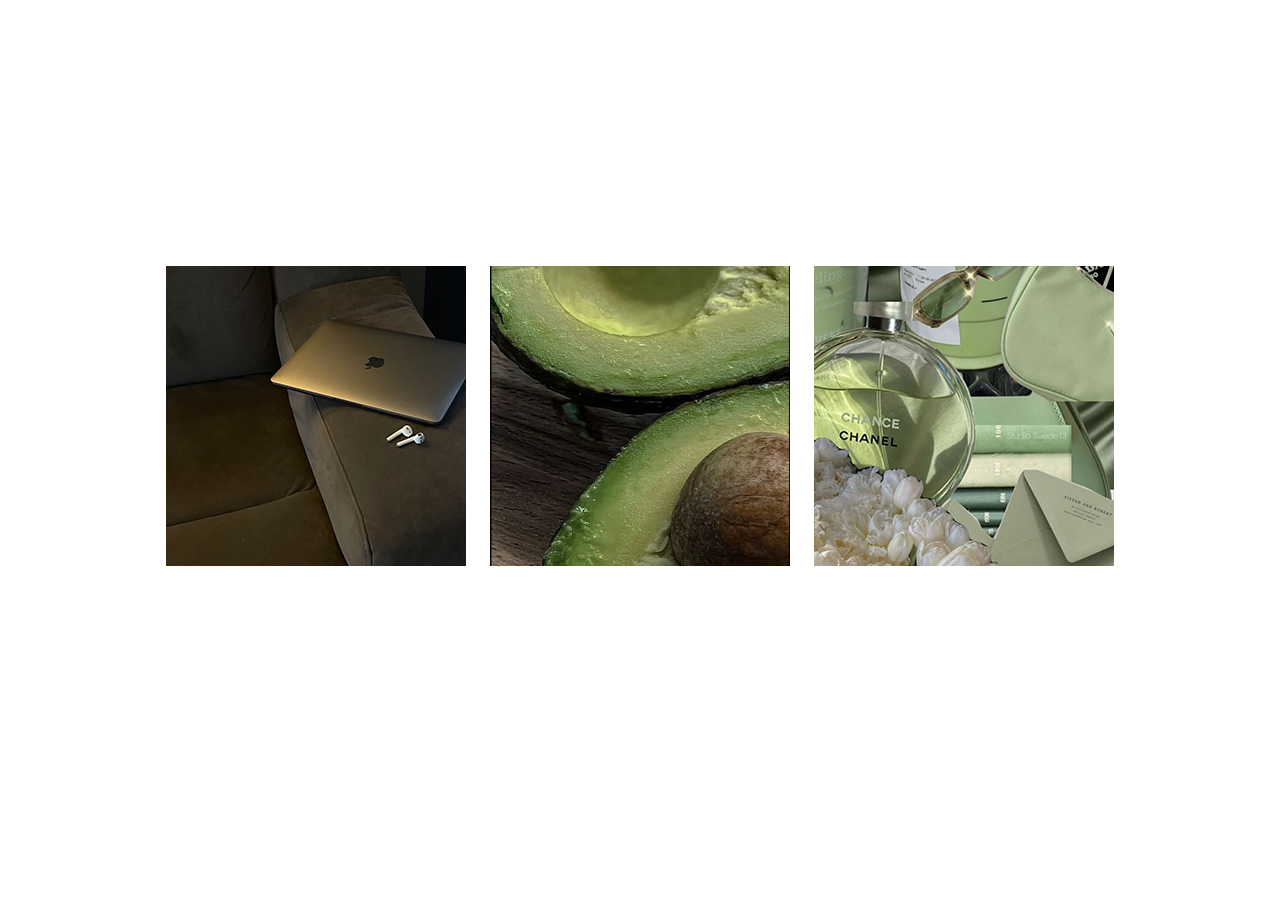
<file: index.html>
<!DOCTYPE html>
<!-- saved from url=(0030)http://127.0.0.1:5500/one.html -->
<html lang="en"><head><meta http-equiv="Content-Type" content="text/html; charset=UTF-8">
    

    <title>호버하면 상세설명 나타나는 상품목록</title>
    <link rel="stylesheet" href="./index_files/style.css">
</head>
<body>
    <div class="items">
        <div class="item">
            <img src="./index_files/mac.png" alt="">
            <div class="caption">
                <h2>Mac pro retina 15 inch</h2>
                <p>
                    The owner of the most popular and cute looks Rilakkuma ~! Rilakkuma giant - It is size sale to small size.
                </p>
                <p>Price : <s>$12</s> → $10</p>
                <a href="http://127.0.0.1:5500/one.html#none">View Details</a>
            </div>
        </div>
        <div class="item">
            <img src="./index_files/avo.png" alt="">
            <div class="caption">
                <h2>Mac pro retina 13 inch</h2>
                <p>
                    The owner of the most popular and cute looks Rilakkuma ~! Rilakkuma giant - It is size sale to small size.
                </p>
                <p>Price : <s>$12</s> → $10</p>
                <a href="http://127.0.0.1:5500/one.html#none">View Details</a>
            </div>
        </div>
        <div class="item">
            <img src="./index_files/chanel.png" alt="">
            <div class="caption">
                <h2>Mac mine retina 15 inch</h2>
                <p>
                    The owner of the most popular and cute looks Rilakkuma ~! Rilakkuma giant - It is size sale to small size.
                </p>
                <p>Price : <s>$12</s> → $10</p>
                <a href="http://127.0.0.1:5500/one.html#none">View Details</a>
            </div>
        </div>
    </div>
<!-- Code injected by live-server -->
<script>
	// <![CDATA[  <-- For SVG support
	if ('WebSocket' in window) {
		(function () {
			function refreshCSS() {
				var sheets = [].slice.call(document.getElementsByTagName("link"));
				var head = document.getElementsByTagName("head")[0];
				for (var i = 0; i < sheets.length; ++i) {
					var elem = sheets[i];
					var parent = elem.parentElement || head;
					parent.removeChild(elem);
					var rel = elem.rel;
					if (elem.href && typeof rel != "string" || rel.length == 0 || rel.toLowerCase() == "stylesheet") {
						var url = elem.href.replace(/(&|\?)_cacheOverride=\d+/, '');
						elem.href = url + (url.indexOf('?') >= 0 ? '&' : '?') + '_cacheOverride=' + (new Date().valueOf());
					}
					parent.appendChild(elem);
				}
			}
			var protocol = window.location.protocol === 'http:' ? 'ws://' : 'wss://';
			var address = protocol + window.location.host + window.location.pathname + '/ws';
			var socket = new WebSocket(address);
			socket.onmessage = function (msg) {
				if (msg.data == 'reload') window.location.reload();
				else if (msg.data == 'refreshcss') refreshCSS();
			};
			if (sessionStorage && !sessionStorage.getItem('IsThisFirstTime_Log_From_LiveServer')) {
				console.log('Live reload enabled.');
				sessionStorage.setItem('IsThisFirstTime_Log_From_LiveServer', true);
			}
		})();
	}
	else {
		console.error('Upgrade your browser. This Browser is NOT supported WebSocket for Live-Reloading.');
	}
	// ]]>
</script>


</body></html>
</file>
<file: index_files/style.css>
@import url('https://fonts.googleapis.com/css2?family=Noto+Sans+KR&display=swap');

body{
    margin-top: 20%;
    /* 기본설정 */
    font-family: 'Raleway', sans-serif;
    color: #222;
    line-height: 1.5em;
    font-weight: 300;
}

a{
    color: #222;
    text-decoration: none;
}

.items  {

    text-align: center;

}
.item  {
    /* 인라인, 인라인 블록요소를 center을 주려면 margin:auto가아닌 text-align을 써야한다. */
    display: inline-block;
    width: 300px;
    height: 300px;
    position: relative;
    margin: 10px;
}

.item:hover .caption{
    opacity: 1;
    background-color: #000;
    color: #fff;
}
.caption    {
    opacity: 0;
    transition: 0.5s;
    position: absolute;
    width: 300px;
    height: 300px;
    background-color: black;
    color: white;
    top: 0;
    left: 0;
    padding: 20px;
    box-sizing: border-box;
}
.caption a {

    padding: 7px;
    border-radius: 3px;
    background-color: gainsboro;
    color: black;
}
.caption a:hover {
    color: white;
    background-color:aqua ;
}
</file>
